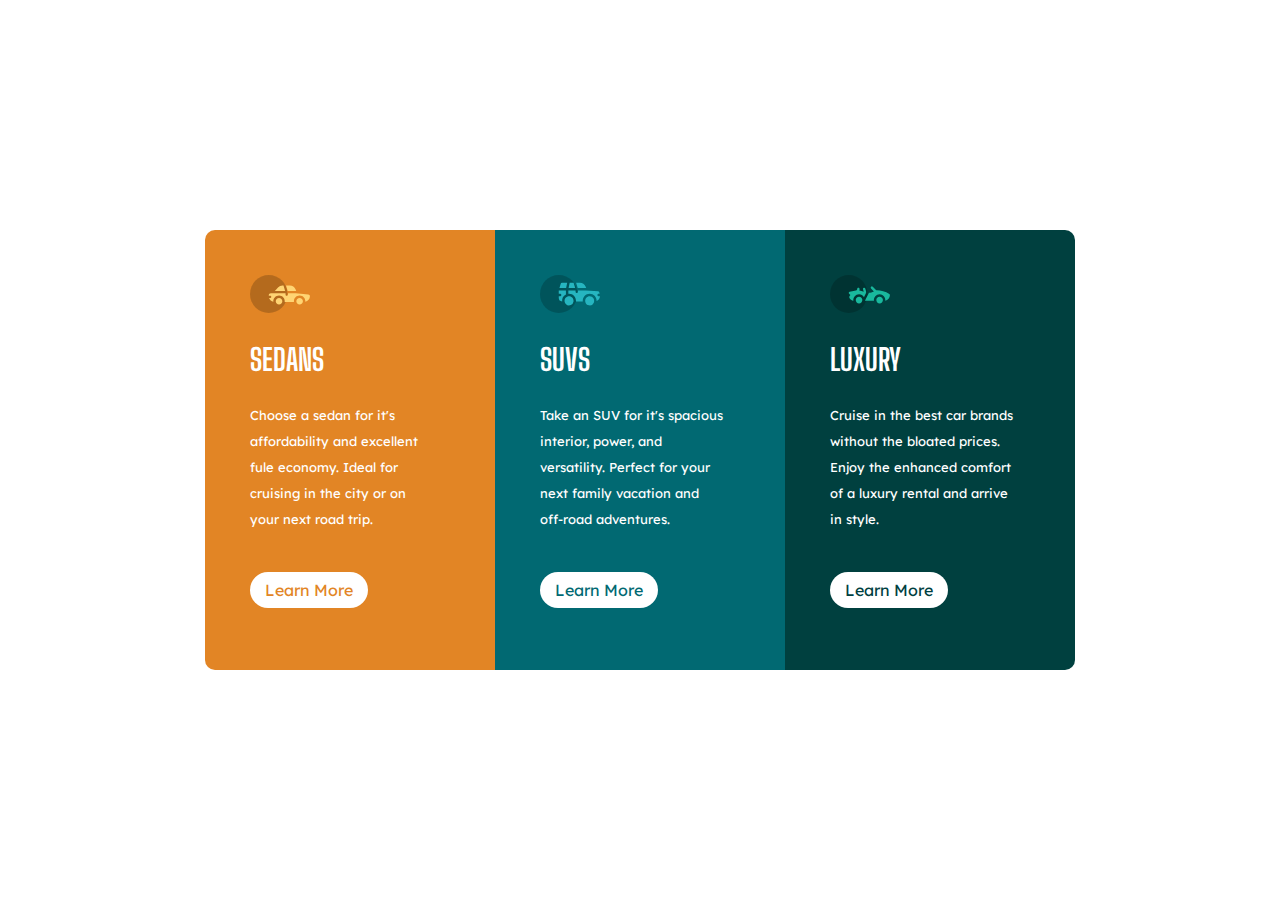
<file: sites/p-1/index.html>
<!DOCTYPE html>
<html lang="en">
<head>
    <meta charset="UTF-8">
    <meta name="viewport" content="width=device-width, initial-scale=1.0">
    <title>Car</title>
    <link rel="shortcut icon" type="image/icon" href="./img//favicon-32x32.png">
    <link rel="stylesheet" href="./style.css">
</head>
<body>
    <main>
        <div class="cointainer">
            <div class="column sedans">
                <div class="card sedans-inside">
                    <img class="card-img" src="./img/icon-sedans.svg">
                    <h2 class="title">SEDANS</h2>
                    <P class="words">Choose a sedan for it's<br> affordability and excellent<br> fule economy. Ideal for<br> cruising in the city or on<br> your next road trip.</p>
                    <a class="Learn orange" href="#">Learn More</a>
                </div>
            </div>
            <div class="column suvs">
                <div class="card suvs-inside">
                    <img class="card-img" src="./img/icon-suvs3.svg">
                    <h2 class="title">SUVS</h2>
                    <p class="words">Take an SUV for it's spacious<br> interior, power, and<br> versatility. Perfect for your<br> next family vacation and<br> off-road adventures.</p>
                    <a class="Learn light" href="#">Learn More</a>
                </div>
            </div>
            <div class="column luxury">
                    <div class="card luxury-inside">
                    <img class="card-img" src="./img/icon-luxury2.svg">
                    <h2 class="title">LUXURY</h2>
                    <p class="words">Cruise in the best car brands<br> without the bloated prices.<br> Enjoy the enhanced comfort<br> of a luxury rental and arrive<br> in style.</p>
                    <a class="Learn dark" href="#">Learn More</a>
                </div>
            </div>
        </div>
</body>
</html>
</file>
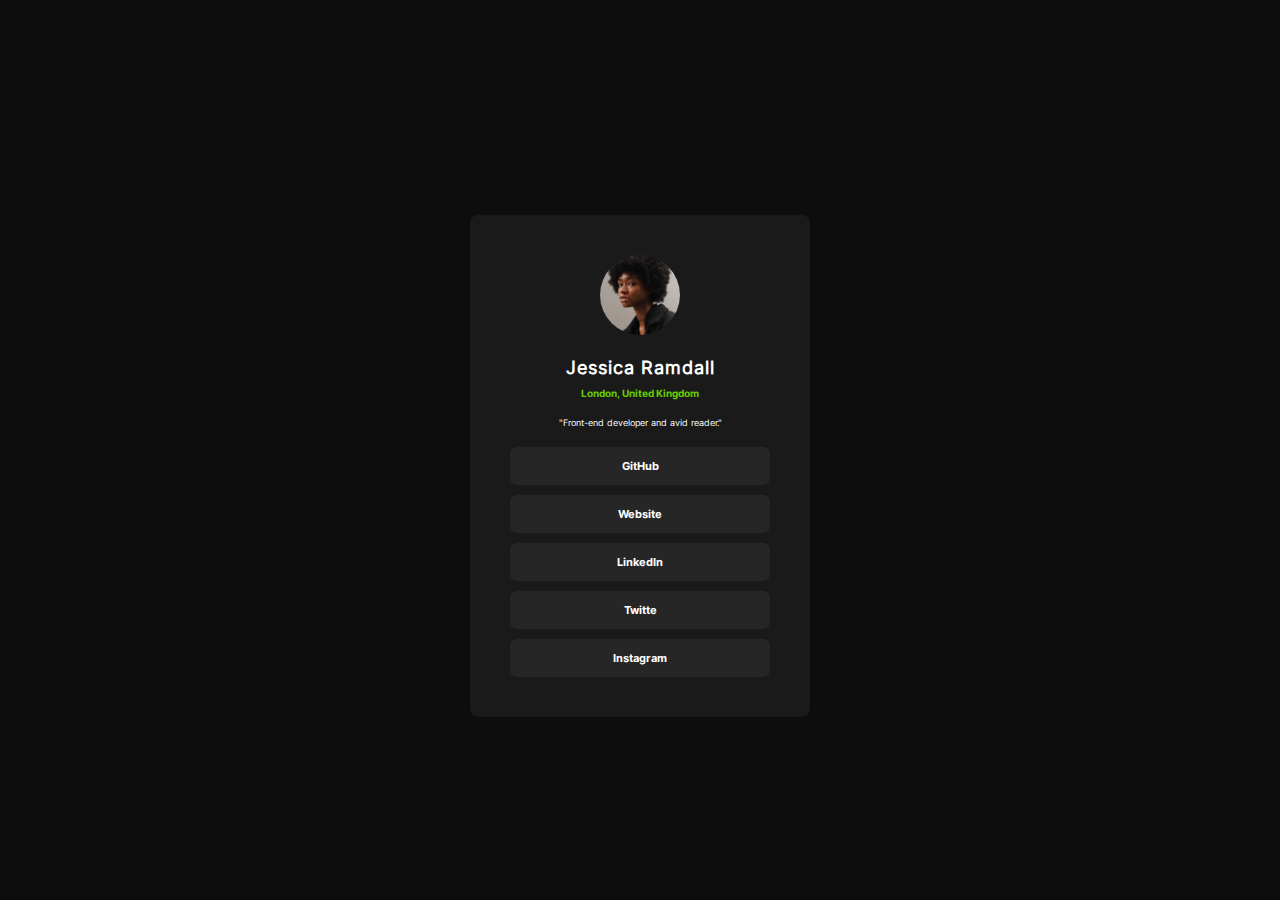
<file: sites/p-2/index.html>
<!doctype html>
<html lang="en">
    <head>
        <meta charset="utf-8">
        <meta name="viewport" content="width=device-width, initial-scale=1.0">
        <link rel="icon" type="image/icon" href="./images/favicon-32x32.png">
        <link rel="stylesheet" href="style.css">
        <title>Profile</title>
    </head>

    <body>
        <main class="ccc">
            <div class="overall">
                <div class="kk">
                    <img class="icon" src="./images/avatar-jessica.jpeg">
                    <h3 class="title">Jessica Ramdall</h3>
                    <p class="idk">London, United Kingdom</p>
                    <p class="p-idk">"Front-end developer and avid reader."</p>

                    <a  class="button">  GitHub </a> <br>
                    <a  class="button">Website</a> <br> 
                    <a  class="button">LinkedIn</a> <br> 
                    <a  class="button">Twitte</a> <br> 
                    <a  class="button">Instagram</a> <br>
                </div>
            </div>
        </main>
    </body>
</file>
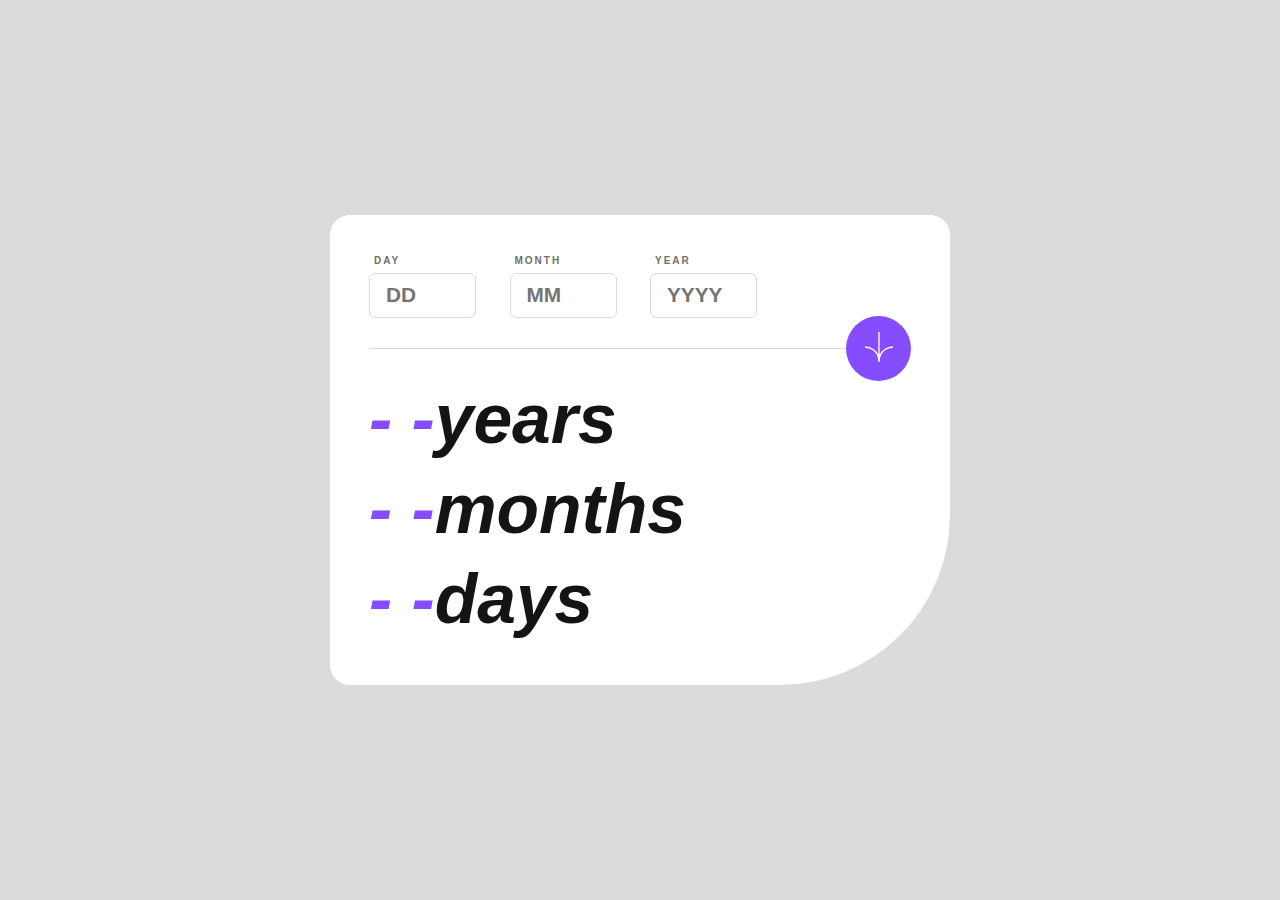
<file: sites/p-3/index.html>
<!DOCTYPE html>
<html lang="en">
<head>
    <meta charset="UTF-8">
    <meta name="viewport" content="width=device-width, initial-scale=1.0">
    <title>Age Calculator</title>
    <link rel="stylesheet" href="./style.css">
    <link rel="icon" type="icon/image" href="./images/favicon-32x32.png">
</head>
<body>
    <main class="anything">
        <div class="container">
            <div class="IN-put">
                <div class="input-block">
                    <p class="up">day</p>
                    <input class="B" type="number" placeholder="DD" min="1">
                    <p class="error">text error</p>
                </div>
                <div class="input-block">
                    <p class="up">month</p>
                    <input class="B" type="number" placeholder="MM" min="1">
                    <p class="error">text error</p>
                </div>
                <div class="input-block">
                    <p class="up">year</p>
                    <input class="B" type="number" placeholder="YYYY" min="1900">
                    <p class="error">text error</p>
                </div>
                <button class="OMG"></button>
            </div>
            <div class="out-put">
                <div class="age"> <span>- -</span>years</div>
                <div class="age"> <span>- -</span>months</div>
                <div class="age"> <span>- -</span>days</div>
            </div>
        </div>
    </main>
</body>
</html>
</file>
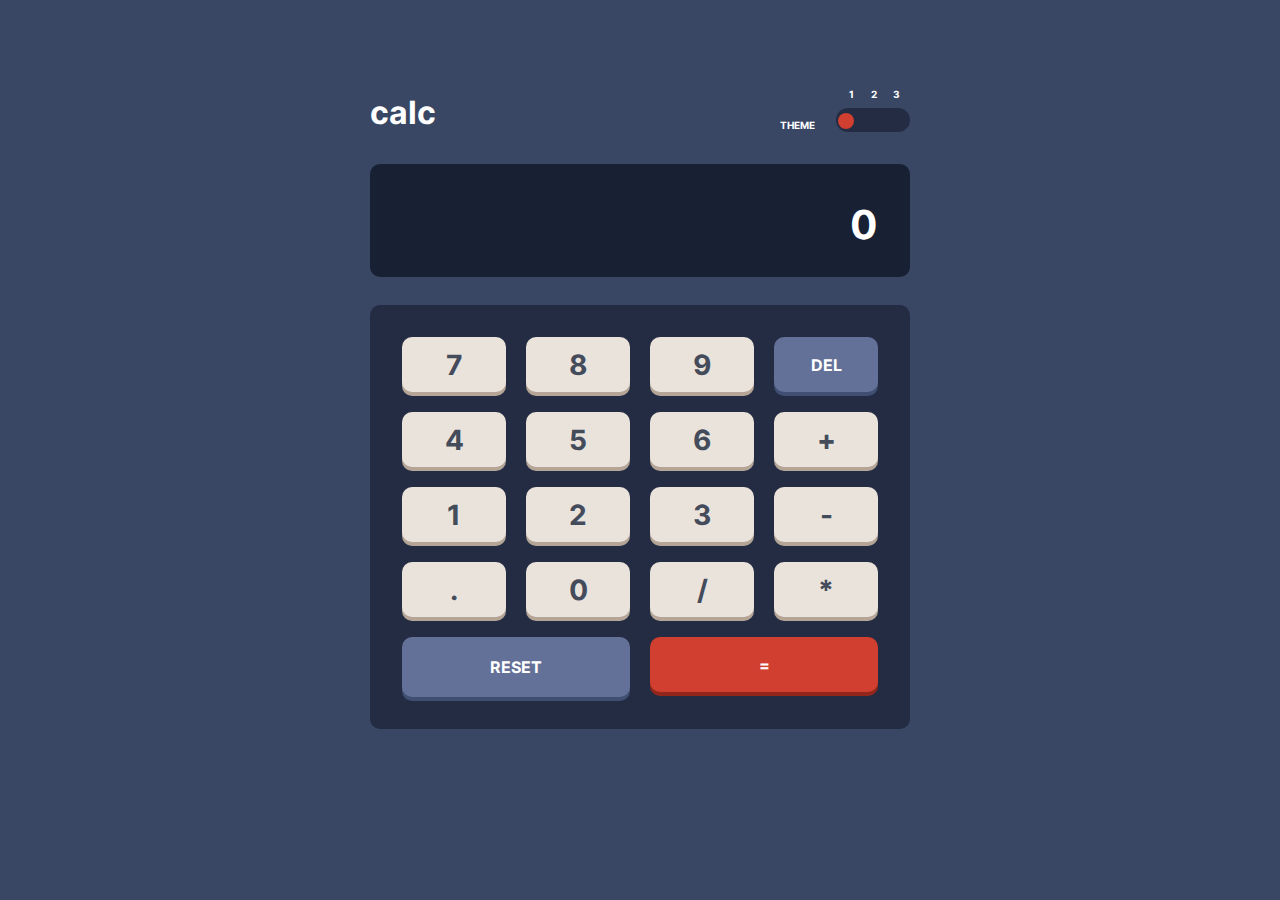
<file: sites/p-4/index.html>
<!DOCTYPE html>
<html lang="en" data-theme="theme1">
<head>
    <meta charset="UTF-8">
    <meta http-equiv="X-UA-Compatible" content="IE=edge">
    <meta name="viewport" content="width=device-width, initial-scale=1.0">
    <link rel="stylesheet" href="./style.css">
    <link rel="icon" type="image/icon" href="./images/favicon-32x32.png">
    <title>Calculator</title>
</head>
        <body> 
          <div class="container"> 
          <div class="header"> 
                <h1 class="title">calc</h1> 
                  <p class="theme">theme</p> 
             <div class="theme-numbers"> 
                <span>1</span> 
                <span>2</span> 
                <span>3</span> 
             </div> 
                <div class="switch-toggle switch-3 switch-candy"> 
                <input id="theme1" name="state-d" type="radio"> 
                <label for="theme1" class="toggle toggle-on"></label> 
                <input id="theme2" name="state-d" type="radio"> 
                <label for="theme2" class="toggle"></label> 
                <input id="theme3" name="state-d" type="radio"> 
                <label for="theme3" class="toggle"></label> 
             </div> 
           </div> 
       <div class="container-display"> 
        <p class="display" id="display">0</p> 
        </div> 
         <div class="keyboard"> 
            <button class="btn">7</button> 
            <button class="btn">8</button> 
            <button class="btn">9</button> 
            <button class="btn btn-function-key" aria-label="delet">DEL</button> 
            <button class="btn">4</button> 
            <button class="btn">5</button> 
            <button class="btn">6</button> 
            <button class="btn " aria-label="addition">+</button> 
            <button class="btn">1</button> 
            <button class="btn">2</button> 
            <button class="btn">3</button> 
            <button class="btn" aria-label="subtract">-</button> 
            <button class="btn" aria-label="decimal">.</button> 
            <button class="btn">0</button> 
            <button class="btn" aria-label="divide">/</button> 
            <button class="btn " aria-label="multiply">*</button> 
            <button class="btn btn-function-key btn-reset-key">RESET</button> 
            <button class="btn btn-equal-key" aria-label="equals">=</button> 
         </div> 
         </div> 
</body>
</html>
</file>
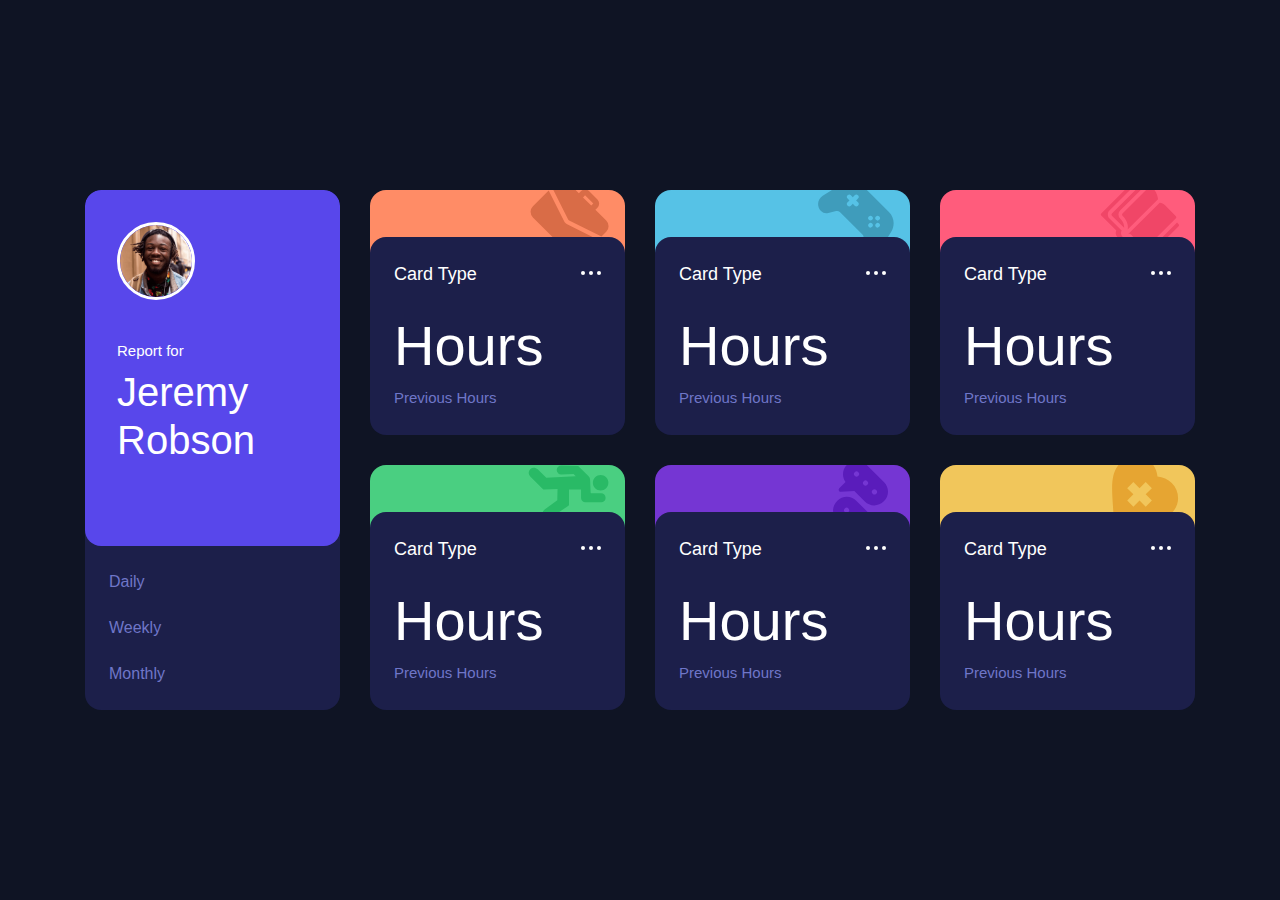
<file: sites/p-5/index.html>
<!DOCTYPE html>
<html lang="en">
<head>
    <meta charset="UTF-8">
    <meta name="viewport" content="width=device-width, initial-scale=1.0">
    <title>Dashboard</title>
    <link rel="stylesheet" href="./style.css">
    <link rel="icon" type="image/icon" href="./images/favicon-32x32.png">
</head>
<body>
    <main>
        <section class="container">
            <div class="profile__card bg-card-800">
                <div class="profile__top bg-primary-400">
                    <div class="top-container">
                        <img src="./images/image-jeremy.png" alt="Profile picture">
                        
                        <div class="top-info">
                            <p class="fs-300 fw-r">Report for</p>
                            <h1 class="fs-600 fw-l">Jeremy Robson</h1>
                        </div>
                    </div>
                </div>

                <div class="profile__bottom fw-r">
                    <a class="link" href="#" date-timeframe="Daily">Daily</a>
                    <a class="activated link" href="#" date-timeframe="Weekly">Weekly</a>
                    <a class="link" href="#" date-timeframe="Monthly">Monthly</a>
                </div>
            </div>

            <div class="card work-card bg-card-header-work title-card">
                <div class="card-top">
                    &nbsp;
                </div>
                <div class="card-bottom">

                    <div class="card-bottom-header">
                        <h2 class="card-type">Card Type</h2>
                        <button class="button">
                        <div class="dots"></div>
                        </button>
                    </div>

                    <div class="card-bottom-container">
                        <h3 class="current-hours">Hours</h3>
                        <p class="previous-hours">Previous Hours</p>
                    </div>
                </div>
            </div>

            <div class="card play-card bg-card-header-play title-card">
                <div class="card-top">
                    &nbsp;
                </div>
                <div class="card-bottom">

                    <div class="card-bottom-header">
                        <h2 class="card-type">Card Type</h2>
                        <button class="button">
                        <div class="dots"></div>
                        </button>
                    </div>

                    <div class="card-bottom-container">
                        <h3 class="current-hours">Hours</h3>
                        <p class="previous-hours">Previous Hours</p>
                    </div>
                </div>
            </div>

            <div class="card study-card bg-card-header-study title-card">
                <div class="card-top">
                    &nbsp;
                </div>
                <div class="card-bottom">

                    <div class="card-bottom-header">
                        <h2 class="card-type">Card Type</h2>
                        <button class="button">
                        <div class="dots"></div>
                        </button>
                    </div>

                    <div class="card-bottom-container">
                        <h3 class="current-hours">Hours</h3>
                        <p class="previous-hours">Previous Hours</p>
                    </div>
                </div>
            </div>

            <div class="card exercise-card bg-card-header-exercise title-card">
                <div class="card-top">
                    &nbsp;
                </div>
                <div class="card-bottom">

                    <div class="card-bottom-header">
                        <h2 class="card-type">Card Type</h2>
                        <button class="button">
                        <div class="dots"></div>
                        </button>
                    </div>

                    <div class="card-bottom-container">
                        <h3 class="current-hours">Hours</h3>
                        <p class="previous-hours">Previous Hours</p>
                    </div>
                </div>
            </div>

            <div class="card social-card bg-card-header-social title-card">
                <div class="card-top">
                    &nbsp;
                </div>
                <div class="card-bottom">

                    <div class="card-bottom-header">
                        <h2 class="card-type">Card Type</h2>
                        <button class="button">
                        <div class="dots"></div>
                        </button>
                    </div>

                    <div class="card-bottom-container">
                        <h3 class="current-hours">Hours</h3>
                        <p class="previous-hours">Previous Hours</p>
                    </div>
                </div>
            </div>

            <div class="card self-care-card bg-card-header-self-card title-card">
                <div class="card-top">
                    &nbsp;
                </div>
                <div class="card-bottom">

                    <div class="card-bottom-header">
                        <h2 class="card-type">Card Type</h2>
                        <button class="button">
                        <div class="dots"></div>
                        </button>
                    </div>

                    <div class="card-bottom-container">
                        <h3 class="current-hours">Hours</h3>
                        <p class="previous-hours">Previous Hours</p>
                    </div>
                </div>
            </div>

        </section>
    </main>
</body>
</html>
</file>
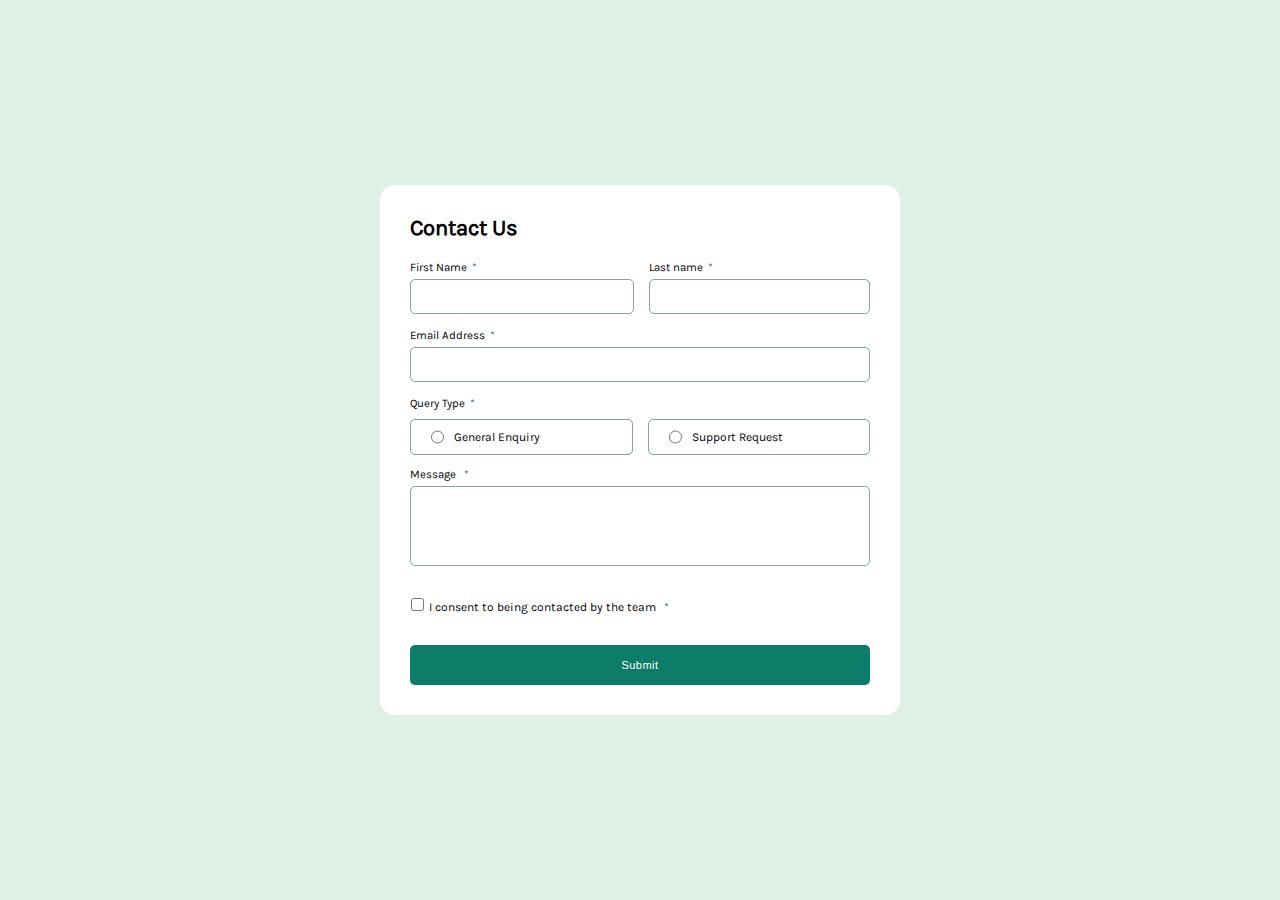
<file: sites/p-6/index.html>
<!DOCTYPE html>
<html lang="en">
<head>
    <meta charset="UTF-8">
    <meta name="viewport" content="width=device-width, initial-scale=1.0">
    <title>Form</title>
    <link rel="stylesheet" href="./style.css">
    <link rel="icon" type="icon/image" href="./images/favicon-32x32.png">
</head>
<body>
    <div class="toast hidden">
        <div>
            <img src="./images/icon-success-check.svg" alt="toast check">
            <span>Message Sent!</span>
        </div>
        <p>Thanks for completing the form. We'll be in touch soon!</p>
    </div>
    <div class="container block">
        <h1>Contact Us</h1>
        <form class="form">
            <div class="names block">
                <div class="first block">
                    <label class="nam" for="name">First Name<span class="star">*</span></label>
                    <input id="name" class="put" type="text">
                    <span class="error hidden">This field is required</span>
                </div>
                <div class="last block">
                    <label class="nam" for="family">Last name<span class="star">*</span></label>
                    <input id="family" class="put" type="text">
                    <span class="error hidden">This field is required</span>
                </div>
            </div>
            <div class="email block">
                <label class="nam" for="Email">Email Address<span class="star">*</span></label>
                <input type="text" id="Email" class="put">
                <span class="error hidden">Please enter the valid eail address</span>
            </div>
            <div class="radio block">
                <label for="message" class="nam">Query Type<span class="star">*</span></label>
                <div class="query">
                    <div class="query-type">
                        <input class="q" type="radio" id="option1" name="query-type" aria-required="true">
                        <label class="lab" for="option1">General Enquiry</label>
                    </div>
                    <div class="query-type">
                        <input class="q" type="radio" id="option2" name="query-type" aria-required="true">
                        <label class="lab" for="option2">Support Request</label>
                    </div>
                </div>
                <span class="error hidden">Please select a querty type</span>
            </div>
            <div class="txt block">
                <label class="nam" for="age">Message <span class="star">*</span></label>
                <input class="big-one" id="age" rows="4" type="text">
                <span class="error hidden">This field is required</span>
            </div>
            <div class="team">
                <div>
                <input type="checkbox" id="consent" aria-required="true">
                 <label class="consent" for="consent">I consent to being contacted by the team <span class="star">*</span></label>
                </div>
                <span class="error block hidden">To submit this form, please consent to being contacted</span>
            </div>
            <button class="yep" type="submit">Submit</button>
        </form>
    </div>
</body>
</html>
</file>
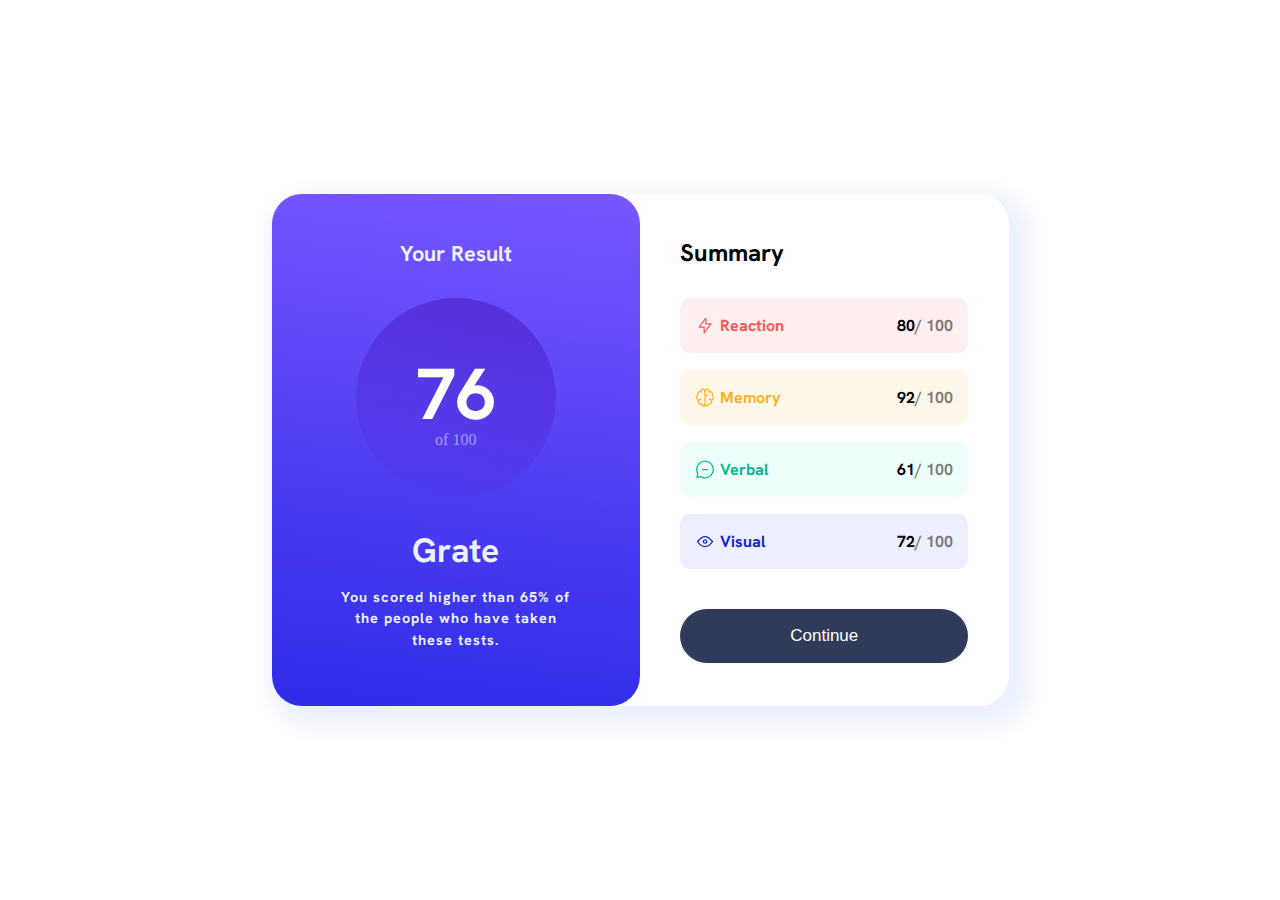
<file: sites/p-7/index.html>
<!DOCTYPE html>
<html lang="en">
<head>
    <meta charset="UTF-8">
    <meta name="viewport" content="width=device-width, initial-scale=1.0">
    <title>Results</title>
    <link rel="stylesheet" href="./style.css">
    <link rel="icon" type="image/icon" href="./images/favicon-32x32.png">
</head>
<body>
    <main class="main-page">
        <div class="card">
            <div class="card-left">
                <h1>Your Result</h1>
            
            <div class="circle">
                <h2 class="score">76</h2>
                <p class="of">of 100</p>
            </div>
            <div class="grate">
                <p class="ggg">Grate</p>
                <p class="dec">You scored higher than 65% of<br> the people who have taken<br> these tests.</p>
            </div>
        </div>
            <div class="card-right">
                <div class="summer">
                    <h2 class="right-header">Summary</h2>
                </div>
                <div class="container">
                    <div class="box box-1">
                        <div class="box-left">
                            <img class="box-img" src="./images/icon-reaction.svg">
                            <p class="box-title">Reaction</p>
                        </div>
                        <div class="box-right">
                            <p class="result">80<span class="box-span">/ 100</span></p>
                        </div>
                    </div>
                    <div class="box box-2">
                        <div class="box-left">
                            <img class="box-img" src="./images/icon-memory.svg">
                            <p class="box-title2">Memory</p>
                        </div>
                        <div class="box-right">
                            <p class="result">92<span class="box-span">/ 100</span></p>
                        </div>
                    </div>
                    <div class="box box-3">
                        <div class="box-left">
                            <img class="box-img" src="./images/icon-verbal.svg">
                            <p class="box-title3">Verbal</p>
                        </div>
                        <div class="box-right">
                            <p class="result">61<span class="box-span">/ 100</span></p>
                        </div>
                    </div>
                    <div class="box box-4">
                        <div class="box-left">
                            <img class="box-img" src="./images/icon-visual.svg">
                            <p class="box-title4">Visual</p>
                        </div>
                        <div class="box-right">
                            <p class="result">72<span class="box-span">/ 100</span></p>
                        </div>
                    </div>
                </div>
                <button>Continue</button>
            </div>
        </div>
    </main>
</body>
</html>
</file>
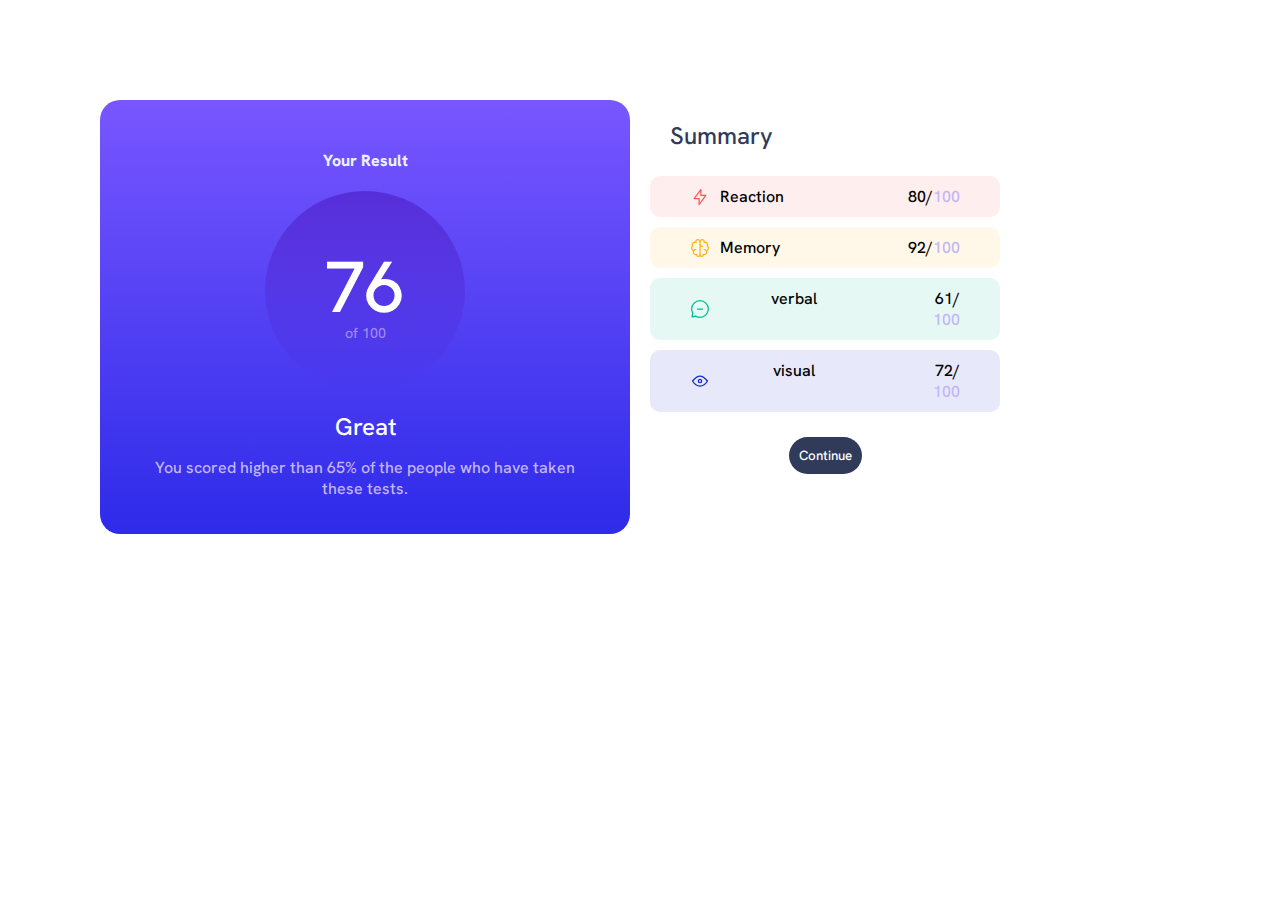
<file: Sites/project-8/index.html>
<!DOCTYPE html>
<html lang="en">

<head>
    <meta charset="UTF-8">
    <meta http-equiv="X-UA-Compatible" content="IE=edge">
    <meta name="viewport" content="width=device-width, initial-scale=1.0">
    <title>Your Result</title>
    <link rel="icon/img" href="assets/images/favicon-32x32.png">
    <link rel="stylesheet" href="style.css">

</head>

<body>
    <div class=" container">
        <div class="Result">
            <h3 class="header-result">Your Result</h3>
            <div class="circle">
                <h1 class="circle-number">76</h1>
                <h5 class="circle-number-2">of 100</h5>
            </div>
            <h2 class="Great">Great</h2>
            <p class="pargraph">You scored higher than 65% of the people who have taken <br>these tests.</p>
        </div>

        <div class="list">
            <h2 class="sum">Summary</h2>
            <div class="box">
                <div class="Reaction">
                    <div> <img src="assets/images/icon-reaction.svg"> Reaction</div>
                    <div class="box-number"><span class="span">80/</span>100</div>
                </div>

                <div class="Memory">
                    <div><img src="assets/images/icon-memory.svg">
                        Memory
                    </div>
                    <div class="box-number"><span class="span">92/</span>100</div>
                </div>

                <div class="verbal">
                    <img src="assets/images/icon-verbal.svg">
                    verbal
                    <span class="span">61/<div class="box-number">100</div></span>
                </div>

                <div class="visual">
                    <img src="assets/images/icon-visual.svg">
                    visual
                    <span class="span">72/<div class="box-number">100</div></span>
                </div>
                <button class="button">Continue</button>
            </div>


        </div>
    </div>
</body>

</html>
</file>
<file: sites/p-1/style.css>
*,
*::after
*::before{
    box-sizing: border-box;
    padding: 0;
    margin: 0;
}

@font-face {
    font-family: 'shoulder';
    src: url(./fonts/Big_Shoulders_Display/BigShouldersDisplay-Bold.ttf);
    font-weight: 700;
}

@font-face {
    font-family: 'deca';
    src: url(./fonts/Lexend_Deca/LexendDeca-Regular.ttf);
    font-weight: 400;
}

:root{
    --white: white;
    --orange: #e28525;
    --blue: #016972;
    --green: #00403f;
}

body{
    padding: 0px;
    margin: 0px;
    display: flex;
    justify-content: center;
    align-items: center;
    min-height: 100vh;
    animation: slidein 0.5s ease-in;
}

.cointainer{
    display: flex;
    max-width: 914px;
    margin: 0;
    height: 440px;
}

.sedans{
    background-color: var(--orange);
}

.suvs{
    background-color: var(--blue);
}

.luxury{
    background-color: var(--green);
}


.column{
    padding: 45px;
    width: 200px;
}

.card-img{
    width: 60px;
}

.title{
    font-family:'shoulder';
    font-size: 30px;
    color: var(--white);
}

.words{
    font-family: 'deca';
    font-size: 13px;
    color: var(--white);
    line-height: 2;
    margin-bottom: 3rem;

}

.sedans{
    border-top-left-radius: 10px;
    border-bottom-left-radius: 10px;
}

.luxury{
    border-top-right-radius: 10px;
    border-bottom-right-radius: 10px;
}

a{
    text-decoration: unset;
}

.Learn{
    margin: 0 0 auto auto;
    text-align: center;
    background-color: var(--white);
    padding: 8px 15px;
    border-radius: 25px;
    font-family: 'deca';
}

.Learn.orange{
    color: var(--orange);
}

.Learn.light{
    color: var(--blue);
}

.Learn.dark{
    color: var(--green);
}

.Learn:hover{
    background-color: transparent;
    border: 2px solid var(--white);
    color: var(--white);

}

@keyframes slidein {
    0%{
        Transform: scale(1.3);
       Opacity: 0;
    }
    100%{
       Transform: scale(1);
       Opacity: 1;
 
    }
}
</file>
<file: sites/p-2/style.css>
*,
*::after,
*::before{
    box-sizing: border-box;
    transition: all ease-in 0.23s;
}

@font-face {
    font-family: 'mmm';
    src: url(./fonts/Inter-Regular.ttf);
}

@font-face {
    font-family: 'ttt';
    src: url(./fonts/Inter-Bold.ttf);
}

@font-face {
    font-family: 'ooo';
    src: url(./fonts/Inter-VariableFont_slnt\,wght.ttf);
}

:root{
    --green: #66cc00;
    --gray: #1a1a1a;
    --light-gray: #262626;
    --black: #0d0d0d ;
    --white: white;
}

body{
    padding: 0;
    margin: 0;
    background-color: var(--black);
    display: flex;
    justify-content: center; /* مرکز افقی */
    align-items: center; /* مرکز عمودی */
    min-height: 100vh;
}

.ccc{
    animation: jj 1s ease-in;
    
}

@keyframes jj {
    0%{
        -webkit-transform: scale(1.3); /*به مرورگر های قدیمی کمک میکنه بهتر میفهمه*/
        transform: scale (1.3);  
        opacity: 0;
    }
    100%{
        -webkit-transform: scale(1);
        transform: scale(1);
        opacity: 1s;
    }
    
/*  background-image: url (ادرس عکس) ; 
    transition: all ease-in 0.5s; برای عکس پس زیمنه 
    -
    background-repeat: noe-repeat;
    background-position: center;
    background-size: cover;   */
}
.overall{
    background-color: var(--gray);
    padding-left: 35px;
    padding-right: 35px;
    padding-top: 40px;
    padding-bottom: 35px;
    display: flex;
    margin: 0 auto;
    max-width: 100%;
    margin-top: 2rem;
    border-radius: 8px;
    display: flex;
    justify-content: center; /* مرکز افقی */
    align-items: center; /* مرکز عمودی */}
.kk{
    text-align: center;
}

img{
    border-radius: 50%;
    width: 80px;
}

.title{
    color: var(--white);
    font-family: 'mmm';
    font-size: 18px;
    margin-bottom: 5px;
    letter-spacing: 1px; /* فاصله بین حروف */
}

.idk{
    color: var(--green);
    font-family: 'ttt';
    font-size: 10px;
    margin: 18px;
    margin-top: 9px;
}

.p-idk{
    color: var(--white);
    font-size: 9px;
    font-family: 'ooo';
    margin-bottom: 14px;
}


.button{
    display: inline-block;
    min-width: 260px;
    max-width: 260px;
    padding-top: 10px;
    padding-bottom: 10px;
    margin: 5px;
    text-align: center;
    font-size: 11px;
    color: var(--white);
    background-color: var(--light-gray);
    border: var(--light-gray) solid 2px;
    border-radius: 7px;
    font-family: 'ttt';
    cursor: pointer;
}

.button:hover{
    background-color: var(--green);
    color: var(--black);
    outline-color: 2px solid var(--green);
    outline-offset: 2px;
}

@media (max-width: 576px) { 
    .columns{
        flex-flow: column;
    }

}
</file>
<file: sites/p-3/style.css>
*,
*::after,
*::before{
    box-sizing: border-box;
    padding: 0;
    margin: 0;
}

:root{
    --White: #ffffff;
    --Off-white: #f0f0f0;
    --Light-grey: #dbdbdb;
    --Smokey-grey: #716f6f;
    --Off-black: #141414;
    --Purple: #854dff;
    --Light-red: #ff5757;

}

@font-face {
    font-family: idk, sans-serif;
    src: url(./fonts/Poppins-ExtraBold.ttf);
}

@keyframes slidein {
    0%{
        Transform: scale(1.3);
       Opacity: 0;
    }
    100%{
       Transform: scale(1);
       Opacity: 1;
 
    }
}

body{
    animation: slidein 0.5s ease-in;
}

.anything{
    display: flex;
    justify-content: center;
    align-items: center;
    font-family: idk, sans-serif;
    font-weight: 700;
    background-color: var(--Light-grey);
    color: var(--Off-black);
    width: 100vw;
    font-size: 36px;
    line-height: 1.3;
    min-height: 100vh;
}

.container{
    padding: 39px;
    margin: 40px;
    border: 1 var(--White) solid;
    background-color: var(--White);
    width: 620px;
    height: 470px;
    border-radius: 20px;
    border-bottom-right-radius: 170px;
}

.IN-put{
    display: grid;
    grid-template-columns: repeat(4, 1fr);
    gap: 20px;
    border-bottom: 1px var(--Light-grey) solid;
    position: relative;
    margin-bottom: 25px;
}

.B{
    width: 107px;
    height: 45px;
    padding-left: 16px;
    font-size: 1.3rem;
    border-radius: 6px;
    color: var(--Off-black);
    border: 1px var(--Light-grey) solid;
    font-weight: 700;
    margin-bottom: 30px;
}

.up{
    font-size: 10px;
    text-transform: uppercase;
    letter-spacing: 2px;
    color: var(--Smokey-grey);
    padding-left: 5px;
    font-weight: 800;
}

.OMG{
    position: absolute;
    right: 0;
    bottom: -33px;
    width: 65px;
    height: 65px;
    border: none;
    border-radius: 50%;
    background-color: var(--Purple);
    transition: all 0.15s;

}

.OMG::after{
    content: "";
    background-image: url(./images/icon-arrow.svg);
    background-position: center;
    background-repeat: no-repeat;
    background-size: cover;
    display: inline-block;
    width: 28px;
    height: 30px;
}

.OMG:hover{
    background-color: var(--Off-black);
}

span{
    color: var(--Purple);
    font-weight: 600;
}

.out-put{
    font-style: italic;
    font-weight: 900;
    font-size: 4.35rem;
}

.error{
    font-size: 0.71rem;
    color: hsl(0, 100%, 67%);
    font-weight: 400;
    font-style: italic;
    position: absolute;
    top: 68px;
    opacity: 0;
}
</file>
<file: sites/p-4/style.css>
html[data-theme="theme1"]{

    --main-bg-color: hsl(222, 26%, 31%);
    --keypad-toggle-bg-color: hsl(223, 31%, 20%);
    --screen-bg-color: hsl(224, 36%, 15%);
    --screen-text-color: #fff;

    --function-key-bg-color: hsl(225, 21%, 49%);
    --function-key-bg-color-hover: #A2B2E1;
    --function-key-shadow-color: hsl(224, 28%, 35%);
    --equal-key-bg-color:  hsl(6, 63%, 50%);
    --equal-key-bg-color-hover: #F96B5B;
    --equal-key-bg-shadow: hsl(6, 70%, 34%);
    --primary-key-bg-color:  hsl(30, 25%, 89%);
    --primary-key-bg-color-hover: #fff;
    --primary-key-shadow-color:  hsl(28, 16%, 65%);

    --text-primary-color:  hsl(221, 14%, 31%);
    --text-secondary-color: #fff;
    --text-function-key-color: #fff;
    --text-equal-key-color: #fff;
}

html[data-theme="theme2"]{

   --main-bg-color: hsl(0, 0%, 90%);
   --keypad-toggle-bg-color: hsl(0, 5%, 81%);
   --screen-bg-color: hsl(0, 0%, 93%);
   --screen-text-color: hsl(60, 10%, 19%);;

   --function-key-bg-color: hsl(185, 42%, 37%);
   --function-key-bg-color-hover: #62b5bc;
   --function-key-shadow-color: hsl(185, 58%, 25%);
   --equal-key-bg-color:  hsl(25, 98%, 40%);
   --equal-key-bg-color-hover: #Ff8a38;
   --equal-key-bg-shadow: hsl(25, 99%, 27%);
   --primary-key-bg-color:  hsl(45, 7%, 89%);
   --primary-key-bg-color-hover: #fff;
   --primary-key-shadow-color:  hsl(35, 11%, 61%);

   --text-primary-color:  hsl(60, 10%, 19%);
   --text-secondary-color: hsl(0, 0%, 100%);
   --text-function-key-color: #fff;
   --text-equal-key-color: #fff;
}

html[data-theme="theme3"]{

   --main-bg-color: hsl(268, 75%, 9%);
   --keypad-toggle-bg-color: hsl(268, 71%, 12%);
   --screen-bg-color: hsl(268, 74%, 45%);
   --screen-text-color: hsl(52, 100%, 62%);

   --function-key-bg-color: hsl(281, 89%, 26%);
   --function-key-bg-color-hover: #8631af;
   --function-key-shadow-color: hsl(285, 90%, 52%);
   --equal-key-bg-color:  hsl(176, 100%, 44%);
   --equal-key-bg-color-hover: #93FFF8;
   --equal-key-bg-shadow: hsl(177, 92%, 70%);
   --primary-key-bg-color:  hsl(268, 47%, 21%);
   --primary-key-bg-color-hover: #6c34ac;
   --primary-key-shadow-color:  hsl(290, 70%, 36%);

   --text-primary-color:  hsl(52, 100%, 62%);
   --text-secondary-color: hsl(198, 20%, 13%);
   --text-white-color: #fff;
   --text-function-key-color: #fff;
   --text-equal-key-color: #000;
}

@font-face {
   font-family: 'idk' ;
   src: url(./fonts/Inter-Bold.ttf);
   font-weight: 700;
}

@keyframes slidein {
   0%{
       Transform: scale(1.3);
      Opacity: 0;
   }
   100%{
      Transform: scale(1);
      Opacity: 1;

   }
}

body{ 
    display: block; 
    margin: 8px; 
    font-family: 'idk' ; 


 } 

body{ 
    font-family: 'idk' ; 
    font-size: 1rem; 
    font-weight: 700; 
    color: var(--white-color); 
    background-color: var(--main-bg-color); 
    margin: 4rem auto; 
    animation: slidein 0.5s ease-out;
   } 

h1, h2, p, button, input{ 
    margin: 0; 
    padding: 0; 
    font-family: 'idk' ; 
    font-weight: 700; 
   }
  
   h1{ 
    font-size: 2rem; 
   } 

   p, span{ 
    font-size:.65rem 
   } 

   .display{ 
    font-size: 2rem; 
    text-align: right; 
    color: var(--text-primary-color); 
   } 
  
  
   button{ 
    font-size: 1.75rem; 
    cursor: pointer;
    height: 55px;
   } 
  
  
   label{ 
    font-size: 1.75rem; 
    cursor: pointer; 
 } 

 .btn-function-key, 
.btn-equal-key{ 
   font-size: 1rem; 
} 

.header{ 
    color: var(--text-primary-color); 
    display: grid; 
    grid-template-columns: 100px auto 71px; 
    grid-template-rows: 18px 26px; 
    grid-template-areas:  
    "title . theme-numbers" 
    "title theme switch-toggle";
 } 

 .title{ 
    grid-area: title; 
    display: flex; 
    align-items: flex-end; 
    font-family: 'idk' ;
    font-weight: 700;
   } 

   .theme{ 
    place-self: end; 
    margin-right: 1.5rem; 
    grid-area: theme; 
    text-transform: uppercase;

   } 
  
  
   .theme-numbers{ 
    grid-area: theme-numbers; 
    place-self: end; 
    width: 71px; 
    display: flex; 
    justify-content: space-evenly; 
    box-sizing: border-box; 
    margin-bottom: 5px; 
   } 
    
  
   .theme-numbers span{ 
    padding: 0 7px; 
   } 

   .switch-toggle{ 
    grid-area: switch-toggle; 
    place-self: end; 
    display: flex; 
    justify-content: space-between; 
    padding: 5px 2px; 
    background: var(--keypad-toggle-bg-color); 
    border-radius: 50px; 
    width: 70px; 
    height: 14px; 
   } 

   .switch-toggle input{
    display: flex; 
    justify-content: space-evenly; 
    display: none; 
   } 

   .toggle{ 
    background-color: var(--equal-key-bg-color); 
    color:var(--equal-key-bg-color); 
    height: 16px; 
    width: 16px; 
    border-radius: 50%; 
    opacity: 0; 
   } 

   .toggle:hover{ 
    filter: brightness(1.33); 
   } 

   .toggle-on{ 
    opacity: 1; 
   } 

.container{ 
   background-color: var(--main-bg-color); 
   color:var(--screen-text-color); 
   padding: 1.5rem; 
   max-width: 540px; 
   display: grid; 
   grid-template-columns: minmax(327px, auto); 
   grid-template-areas:  
   "header" 
   "displye" 
  "keyboard" ; 
} 

.header{ 
    grid-area: header; 
    color:var(--screen-text-color); 
    margin-bottom: 2rem; 
 }  

 .container-display{ 
    grid-area: displye; 
    width: 100%; 
 } 
  
 .display{ 
    background: var(--screen-bg-color); 
    color: var(--screen-text-color); 
    box-sizing: border-box; 
    padding: .9em .8em .7em .8em; 
    margin-bottom: .7em; 
    width: 100%; 
    border-radius: 10px; 
    overflow: auto; 
 } 

 .keyboard { 
    grid-area: keyboard; 
    background-color: var(--keypad-toggle-bg-color); 
    display: grid; 
    grid-template-columns: repeat(4, minmax(60px, 1fr)); 
    gap: 1em; 
    padding: 1.6em; 
    border-radius: 10px; 
    justify-content: center; 
 } 

 .btn{ 
    border-radius: 10px; 
    outline: none; 
    border: none; 
    background: var(--primary-key-bg-color); 
    box-shadow: 0 4px 0 0  
    var(--primary-key-shadow-color); 
    color: var(--text-primary-color); 
 } 

.btn:hover, .btn:focus{
    background: var(--primary-key-bg-color-hover);
}

.btn-function-key{ 
    background: var(--function-key-bg-color); 
    box-shadow: 0 4px 0 0 var(--function-key-shadow-color); 
    color: var(--text-function-key-color); 
   } 
  
  
.btn-function-key:hover, 
.btn-function-key:focus{ 
    background-color: var(--function-key-bg-color-hover); 
   } 

   .btn-equal-key{ 
    grid-column: 3 / 5; 
    background:var(--equal-key-bg-color); 
    box-shadow: 0 4px 0 0 var(--equal-key-bg-shadow); 
    color: var(--text-equal-key-color); 
   } 
  
   .btn-equal-key:hover, 
   .btn-equal-key:focus{ 
    background: var(--equal-key-bg-color-hover); 
   } 

   .btn-reset-key{ 
    grid-column: 1 / 3; 
    height: 60px;
   } 


@media (min-width:400px) { 
    .container{ 
       margin: 2em auto; 
    } 
  
 .keyboard{ 
    gap:1.25em ; 
    padding: 2em; 
    } 
  
 .display{ 
    font-size: 2.5rem; 
     } 
   } 
 
 
div{ 
   display: block; 
} 
 
   @media(min-width:450px){ 
    .keyboard{ 
       gap: 1.5em; 
       padding: 2em; 
    } 
 .display{ 
    font-size: 3em; 
 } 
  
 .attribution div{ 
    display: inline; 
    } 
   } 

   @media(min-width:400px){ 
 .container{ 
    margin: 2em auto; 
 } 
    
  
   .keyboard{ 
    gap: 1.25em; 
    padding: 2em; 
   } 
  
   .display{ 
    font-size: 2.5rem; 
   } 
   } 
   
 .attribution P{ 
    font-size: 12PX; 
 text-align: center; 
 color: var(--screen-text-color); 
 } 
  
 .attribution div{ 
 margin-bottom: 1em; 
 } 
  
 .attribution a{ 
    color: var(--equal-key-bg-color-hover); 
    text-decoration: none; 
 } 
  
 .attribution a:hover{ 
    color: var(--text-equal-key-color); 
    background-color: var(--function-key-bg-color); 
    padding: .5em; 
    border-radius: 10px; 
 }
</file>
<file: sites/p-5/style.css>
*,
*::after,
*::before{
    box-sizing: border-box;
    padding: 0;
    margin: 0;
}

html, body{
    height: 100%;
}

body{
    line-height: 1.5;
}

img, picture, video, canvas, svg{
    display: block;
    max-width: 100%;
}

input, button, textarea, select{
    font: inherit;
}

S, p, h1, h2, h3, h4, h5, h6{
    overflow-wrap: break-word;
}

:root{
    --clr-primary-400:hsl(246, 80%, 60%);
    --clr-primary-900:hsl(226, 43%, 10%);
    --clr-primary-800:hsl(235, 46%, 20%);
    --clr-primary-500:hsl(235, 45%, 61%);
    --clr-primary-200:hsl(236, 100%, 87%);
    --clr-primary-100:hsl(0, 0%, 100%);

    --clr-card-header-work: hsl(15, 100%, 70%);
    --clr-card-header-play:hsl(195, 74%, 62%);
    --clr-card-header-study:hsl(348, 100%, 68%);
    --clr-card-header-excersic:hsl(145, 58%, 55%);
    --clr-card-header-social:hsl(264, 64%, 52%);
    --clr-card-header-self-care: hsl(43, 84%, 65%);

    --ff-primary: 'Rubic', sans-serif;

    --fs-300: 0.9375rem;
    --fs-400: 1.125rem;
    --fs-600:2.5rem;
    --fs-700: 3.5rem;

    --fw-light:300;
    --fw-regular: 400;
    --fw-medium:500;

    --border-radius: 1rem;
    --padding-main: 1.5rem
}

.bg-primary-400{
    background-color: var(--clr-primary-400);
}

.bg-card-800{
    background-color: var(--clr-primary-800);
}

.bg-card-header-work{
    background-color: var(--clr-card-header-work);
}

.bg-card-header-play{
    background-color: var(--clr-card-header-play);
}

.bg-card-header-study{
    background-color: var(--clr-card-header-study);
}

.bg-card-header-exercise{
    background-color: var(--clr-card-header-excersic);
}

.bg-card-header-social{
    background-color: var(--clr-card-header-social);
}

.bg-card-header-self-card{
    background-color: var(--clr-card-header-self-care);
}

.fw-l{
    font-weight: var(--fw-light);
}

.fw-r{
    font-weight: var(--fw-regular);
}

.fw-medium{
    font-weight: var(--fw-medium);
}

.fs-300{
    font-size: var(--fs-300);
}

.fs-400{
    font-size: var(--fs-400);
}

.fs-600{
    font-size: var(--fs-600);
}

.visually-hidden:not(:focus):not(:active){
    clip: rect(0 0 0 0);
    clip-path:inset(50%);
    height: 1px;
    overflow: hidden;
    position: absolute;
    white-space: nowrap;
    width: 1px;
}

body{
    background-color: var(--clr-primary-900);
    color: var(--clr-primary-100);
    min-height: 100vh;
    font-family: var(--ff-primary);
}

main{
    height: 100%;
    width: 100%;
    display: flex;
    flex-direction: column;
    align-items: center;
    justify-content: center;
}

.container{
    max-width: 1110px;
    width: calc(100% - 2rem * 2);
    max-height: 520px;
    height: 100%;
    margin-inline: auto;
    display: grid;
    grid-template-columns: repeat(4, 1fr);
    gap: 1.875rem;
}

.profile__card{
    grid-column: 1 / 2;
    grid-row: 1 / span 2;
}

.profile__card{
    display: grid;
    grid-template-rows: auto min-content;
    border-radius: var(--border-radius);
    overflow: hidden;
}

.top-container{
    padding: 2rem;
    display: flex;
    flex-direction: column;
    gap: 2.625rem;
    line-height: 1.2;
}

.profile__top{
    border-radius: var(--border-radius);
}

.top-info{
    display: flex;
    flex-direction: column;
    gap: 0.5rem;
}

.top-container img{
    width: 78px;
    aspect-ratio: 1/1;
    border: 3px solid var(--clr-primary-100);
    border-radius: 50px;
}

.profile__bottom{
    padding: var(--padding-main);
    display: flex;
    flex-direction: column;
    gap: 1.375rem;
}

.profile__bottom a:link{
    color: var(--clr-primary-500);
    text-decoration: none;
}

.profile__bottom a:visited{
    color: var(--clr-primary-500);
}

.profile__bottom a:hover{
    color: var(--clr-primary-100);
}

.profile__bottom a:active{
    color: var(--clr-primary-100);
}

.card{
    display: grid;
    border-top-left-radius: var(--border-radius);
    border-top-right-radius: var(--border-radius);
    border-bottom-left-radius: calc(var(--border-radius) *2);
    border-bottom-right-radius: calc(var(--border-radius) *2);
}

.card-top{
    min-height: 2.875rem;
    margin-right: 1rem;
}

.card-bottom{
    background-color: var(--clr-primary-800);
    border-radius: 1rem;
    padding: var(--padding-main);
}

.card h2{
    font-size: var(--fs-400);
}

.card h3{
    font-size: var(--fs-700);
}

.card p{
    font-size: var(--fs-300);
}

.card-top{
    background-repeat: no-repeat;
    background-position: right 0 top -10px;
}

.work-card .card-top{
    background-image: url(./images/icon-work.svg);
}

.play-card .card-top{
    background-image: url(./images/icon-play.svg);
}

.study-card .card-top{
    background-image: url(./images/icon-study.svg);
}

.exercise-card .card-top{
    background-image: url(./images/icon-exercise.svg);
    background-position: right 0 top 0;
}

.social-card .card-top{
    background-image: url(./images/icon-social.svg);
}

.self-care-card .card-top{
    background-image: url(./images/icon-self-care.svg);
}

.card-bottom-header{
    display: flex;
    justify-content: space-between;
    align-items: center;
    gap: 1rem;
}

.card-type{
    font-weight: var(--fw-regular);
}

.button{
    width: 20px;
    height: 20px;
    border: none;
    background-color: transparent;
    position: relative;
}


.button .dots{
    width: 4px;
    height: 4px;
    background-color: white;
    border-radius: 50%;
    position: absolute;
    top: 6px;
    left: 8px;
}

.button::before,
.button::after{
    content: "";
    display: block;
    width: 4px;
    height: 4px;
    background-color: var(--clr-primary-100);
    border-radius: 50%;
    position: absolute;
}

.button::before{
    top: 6px;
    left: 0;
}

.button::after{
    top: 6px;
    right: 0;
}

.card-bottom{
    display: flex;
    flex-direction: column;
    gap: 1.5rem;
}

.card-bottom-container{
    display: flex;
    flex-direction: column;
    gap: .5rem;
}

.card-bottom-container h3{
    line-height: 1.2;
    font-weight: var(--fw-light);
}

.card-bottom-container p{
    color: var(--clr-primary-500);
}

.title-card{
    transition: transform 0.3s;
}

.title-card:hover{
    transform: perspective(1000px) rotateX(-5deg) rotateY(5deg) scale(1.15);
}

.card-bottom-container:hover{
    background-color: var(--clr-primary-500);
}

.card-bottom:hover{
    background-color: var(--clr-primary-500);

}
</file>
<file: sites/p-6/style.css>
*,
*::after,
*::before{
    box-sizing: border-box;
    margin: 0;
    padding: 0;
}

@font-face {
    font-family: "Karla";
    src: url(./fonts/Karla-Regular.ttf);
}

@keyframes slidein {
    0%{
        Transform: scale(1.3);
       Opacity: 0;
    }
    100%{
       Transform: scale(1);
       Opacity: 1;
 
    }
}

:root{
--Green-200: hsl(148, 38%, 91%);
--Green-600: hsl(169, 82%, 27%);
--Red: hsl(0, 66%, 54%);

--White: hsl(0, 0%, 100%);
--Grey-500: hsl(186, 15%, 59%);
--Grey-900: hsl(187, 24%, 22%);
}

body{
    display: flex;
    justify-content: center;
    align-items: center;
    min-height: 100vh;
    font-family: "Karla";
    background-color: var(--Green-200);
    color: black;
    font-size: 16px;
    animation: slidein 0.75s ease-in;
}

.container{
    width: 520px;
    background-color: var(--White);
    padding: 30px;
    border-radius: 15px;
}

.toast{
    position: fixed;
    top: 30px;
    width: 400px;
    background-color: hsl(187, 24%, 22%);
    padding: 20px;
    border-radius: 10px;
    color: hsl(0, 0%, 100%);
    font-size: 14px;
    transition: all 1s linear;
}

.toast.hidden{
    transform: translateY(-400px);
}

.toast img{
    width: 14px;
}

.toast span{
    font-weight: bolder;
}

.toast>div{
    display: flex;
    align-items: center;
    gap: 10px;
    margin-bottom: 20px;
}



h1{
    text-align: left;
    font-size: 22px;
    margin-bottom: 15px
}

.names{
    display: flex;
    flex-direction: row;
    gap: 15px;
}


.nam{
    font-size: 11.5px;
}

input:not([type="checkbox"]):not([type="radio"]) {
    border: 1px solid var(--Grey-500);
    font-size: 16px;
    padding: 10px;
    border-radius: 5px;
    margin: 4px 0;
    width: 100%;
    cursor: pointer;
    margin-bottom: 10px;
}

input:not([type="checkbox"]):not([type="radio"]):hover, textarea:hover {
    border: 1px solid var(--Green-600);
}

.put{
    height: 35px;
}

.star{
    color: var(--Green-600);
    margin: 5px;
}
.query{
    display: flex;
    flex-direction: row;
    gap: 15px;
}

.query-type{
    border: 1px solid hsl(186, 15%, 59%);
    width: 100%;
    padding: 10px 20px;
    margin: 8px 0;
    border-radius: 5px;
    display: flex;
    gap: 10px;
}

.query-type .lab{
    font-size: 12px;
}


.big-one{
    height: 80px;
}

.txt{
    margin-bottom: 20px;
}

.team{
    display: flex;
    margin-bottom: 30px;
    gap: 10px;
    align-items: center;
}

.consent{
    font-size: 12px;
}

.yep{
    width: 100%;
    font-size: 11px;
    height: 40px;
    letter-spacing: .5px;
    border-radius: 5px;
    border: none;
    background-color: var(--Green-600);
    color: var(--White);
}

.yep:hover{
    background-color: var(--Grey-900);
    cursor: pointer;
}

input[type=checkbox]{
    accent-color: var(--Green-600);
    width: 15px;
}

input[type=radio]{
    accent-color: var(--Green-600);
}

.query-type label, .query-type input, .query-type{
    cursor: pointer;
}

span.hidden{
    display: none;
}

span.error{
    font-size: 12px;
    display: block;
    color: hsl(0, 66%, 56%);
    margin-bottom: 10px;
}

span.block{
    position: absolute;
    bottom: 84px;
    margin-bottom: 10px;
}

span.hidden{
    display: none;
}

.query-type:has(input[type="radio"]:checked){
    background-color: var(--Green-200);
    border: 1px solid var(--Green-600);
}
</file>
<file: sites/p-7/style.css>
*,
*::before,
*::after{
    box-sizing: border-box;
    margin: 0;
    padding: 0;
    font-size: 16px;
}

:root{
--Light-red: hsl(0, 100%, 67%);
--light-red2: hsl(0deg 100% 96.77%);
--Orangey-yellow: hsl(39, 100%, 56%);
--light-yellow: hsl(39deg 100% 95.91%);

--Green-teal: hsl(166, 100%, 37%);
--light-green:hsl(166deg 100% 96.77%);
--Cobalt-blue: hsl(234, 85%, 45%);
--light-blue:hsl(234deg 100% 96.55%);

/*## Gradients*/

--Light-slate-blue /*(background)*/: hsl(252, 100%, 67%);
--Light-royal-blue/* (background)*/: hsl(241, 81%, 54%);

--Violet-blue /*(circle)*/: hsla(256, 72%, 46%, 1);
--Persian-blue /*(circle)*/: hsla(241, 72%, 46%);



/*### Neutral*/

--White: hsl(0, 0%, 100%);
--Pale-blue: hsl(221, 100%, 96%);
--Light-lavender: hsl(241, 100%, 89%);
--Dark-gray-blue: hsl(224, 30%, 27%);
}

@font-face {
    font-family: hank;
    src: url(./fonts/static/HankenGrotesk-Bold.ttf);
}

.main-page{
    display: flex;
    flex-direction: column;
    justify-content: center;
    align-items: center;
    min-height: 100vh;
}

.card{
    display: grid;
    grid-template-columns: 1fr 1fr;
    width: 737px;
    height: 512px;
    background-color: var(--White);
    border-radius: 30px;
    box-shadow: 10px 10px 20px 12px var(--Pale-blue);
}


.card-left{
    display: flex;
    flex-direction: column;
    justify-content: center;
    align-items: center;
    background-image: linear-gradient(187deg, hsl(252, 100%, 67%), hsl(241, 81%, 54%));
    border-radius: 30px;
    gap: 30px;
    padding-bottom: 10px;
}

h1{
    color: var(--Pale-blue);
    font-family: hank;
    font-size: 1.35rem;
    font-weight: 500;
}

.circle{
    display: flex;
    flex-direction: column;
    justify-content: center;
    align-items: center;
    width: 200px;
    height: 200px;
    border-radius: 50%;
    background-image: linear-gradient(190deg, hsla(256, 72%, 46%, 0.7), hsla(241, 72%, 46%, 0));
}

.score{
    color: var(--White);
    font-size: 4.5rem;
    font-family: hank;
    margin-bottom: -10px;
}

.of{
    opacity: 50%;
    color: var(--Pale-blue);
}

.grate{
    display: flex;
    flex-direction: column;
    align-items: center;
    gap: 15px;
}

.ggg{
    color: var(--Pale-blue);
    font-family: hank;
    font-size: 2.1rem;
    font-weight: 600;
}

.dec{
    color: var(--Pale-blue);
    font-family: hank;
    font-size: 0.9rem;
    letter-spacing: 1px;
    font-weight: 500;
    line-height: 1.5;
    text-align: center;
}

.card-right{
    display: flex;
    flex-direction: column;
    justify-content: center;
    align-items: center;
    gap: 30px;
}

.summer{
    display: flex;
    justify-content: flex-start;
    width: 288px;
}

.right-header{
    font-family: hank,  ns-serif;
    font-size: 1.5rem;
    font-weight: 600;
}

.container{
    display: flex;
    flex-direction: column;
    gap: 17px;
}

.box{
    display: flex;
    align-items: center;
    justify-content: space-between;
    padding-left: 15px;
    padding-right: 15px;
    width: 288px;
    height: 55px;
    border-radius: 10px;
    font-family: hank;
    font-weight: 600;
}

.box-1{
    color: var(--Light-red);
    background-color: var(--light-red2);
}

.box-2{
    color: var(--Orangey-yellow);
    background-color: var(--light-yellow);
}

.box-3{
    color: var(--Green-teal);
    background-color: var(--light-green);
}

.box-4{
    color: var(--Cobalt-blue);
    background-color: var(--light-blue);
}

.result{
    color: black;
}

.box-span{
    opacity: 50%;
}

.box-left{
    display: flex;
    gap: 5px;
}

button{
    width: 288px;
    padding-top: 17px;
    padding-bottom: 17px;
    border: none;
    background-color: var(--Dark-gray-blue);
    border-radius: 30px;
    color: var(--White);
    font-size: 17px;
    margin-top: 10px;
    font-weight: 500;
    cursor: pointer;
}

button:hover{
    background-image: linear-gradient(187deg, hsl(252, 100%, 67%), hsl(241, 81%, 54%));
}
</file>
<file: Sites/project-8/style.css>
* {
    box-sizing: border-box;
    margin: 0px;
    font-family: Hanken Grotesk;
    font-weight: 300;
}

@font-face {
    font-family: Hanken Grotesk;
    src: url(assets/fonts/static/HankenGrotesk-Medium.ttf);
    font-weight: 300;
}

@font-face {
    font-family: Hanken Grotesk;
    src: url(assets/fonts/static/HankenGrotesk-ExtraBold.ttf);
    font-weight: 500;
}

:root {
    --Light-red: hsl(0, 100%, 67%);
    --Orangey-yellow: hsl(39, 100%, 56%);
    --Green-teal: hsl(166, 100%, 37%);
    --Cobalt-blue: hsl(234, 85%, 45%);
    --Light-slate-blue: hsl(252, 100%, 67%);
    --Light-royal-blue: hsl(241, 81%, 54%);
    --Violet-blue: hsla(256, 72%, 46%, 1);
    --Persian-blue: hsla(241, 72%, 46%, 0);
    --White: hsl(0, 0%, 100%);
    --Pale-blue: hsl(221, 100%, 96%);
    --Light-lavender: hsl(241, 100%, 89%);
    --Dark-gray-blue: hsl(224, 30%, 27%);
}

.container {
    padding: 100px;
    display: grid;
    grid-template-columns: 1fr 1fr;
    border-radius: 30px;
    justify-content: center;
    background-color: var(--White);
    gap: 20px;

}

.Result {
    width: 100%;
    padding: 30px;
    display: flex;
    flex-direction: column;
    justify-content: center;
    align-items: center;
    background-image: linear-gradient(hsl(252, 100%, 67%), hsl(241, 81%, 54%));
    border-radius: 20px;

}

.header-result {
    padding: 20px;
    color: var(--Pale-blue);
    font-family: Hanken Grotesk;
    font-weight: 600;
    font-size: 1rem;

}

.circle {

    display: flex;
    flex-direction: column;
    justify-content: center;
    align-items: center;
    width: 200px;
    height: 200px;
    border-radius: 50%;
    background-image: linear-gradient(hsla(256, 72%, 46%, 0.7), hsla(241, 72%, 46%, 0));

}

.circle-number {
    color: var(--White);
    font-size: 4.5rem;
    font-family: Hanken Grotesk;
    margin-bottom: -10px;
}

.circle-number-2 {
    color: hsl(252deg 77.87% 73.67%);
    font-size: 0.9rem;
    font-family: Hanken Grotesk;
}

.Great {
    margin-top: 10px;
    padding: 10px;
    font-family: Hanken Grotesk;
    font: size 1rem;
    color: var(--White);
}

.pargraph {
    margin: 5px;
    text-align: center;
    font-family: Hanken Grotesk;
    font: size 1rem;
    color: hsl(252, 78%, 84%);
}


.sum {
    color: var(--Dark-gray-blue);

    padding: 20px;
}

.box {
    font-family: Hanken Grotesk;
    display: flex;
    flex-direction: column;
    align-items: center;
    justify-content: space-between;
    width: 350px;
    height: 55px;
    border-radius: 10px;


}

.box>div {
    width: 100%;
    display: flex;
    justify-content: space-between;
    padding: 10px 40px;
}

.box>div>div:first-child {
    align-items: center;
    display: flex;
    gap: 10px;
}

.Reaction {

    background-color: hsla(0, 100%, 67%, 0.1);
    border-radius: 10px;
    padding: 5px;
    margin: 5px;

}

.Memory {
    background-color: hsla(39, 100%, 56%, 0.1);
    border-radius: 10px;
    padding: 5px;
    margin: 5px;

}

.verbal {
    background-color: hsla(166, 100%, 37%, 0.1);
    border-radius: 10px;
    padding: 5px;
    margin: 5px;

}

.visual {
    background-color: hsla(234, 85%, 45%, 0.1);
    border-radius: 10px;
    padding: 5px;
    margin: 5px;
}

.span {
    text-align: right;
    /* padding-left: 55px; */
    color: black;
}

.box-number {
    color: hsl(252, 78%, 84%);
    padding-left: 55px;

}

.button {
    background-color: var(--Dark-gray-blue);
    border: 0 solid;
    padding: 10px;
    border-radius: 25px;
    color: var(--White);
    margin-top: 20px;
}
</file>
